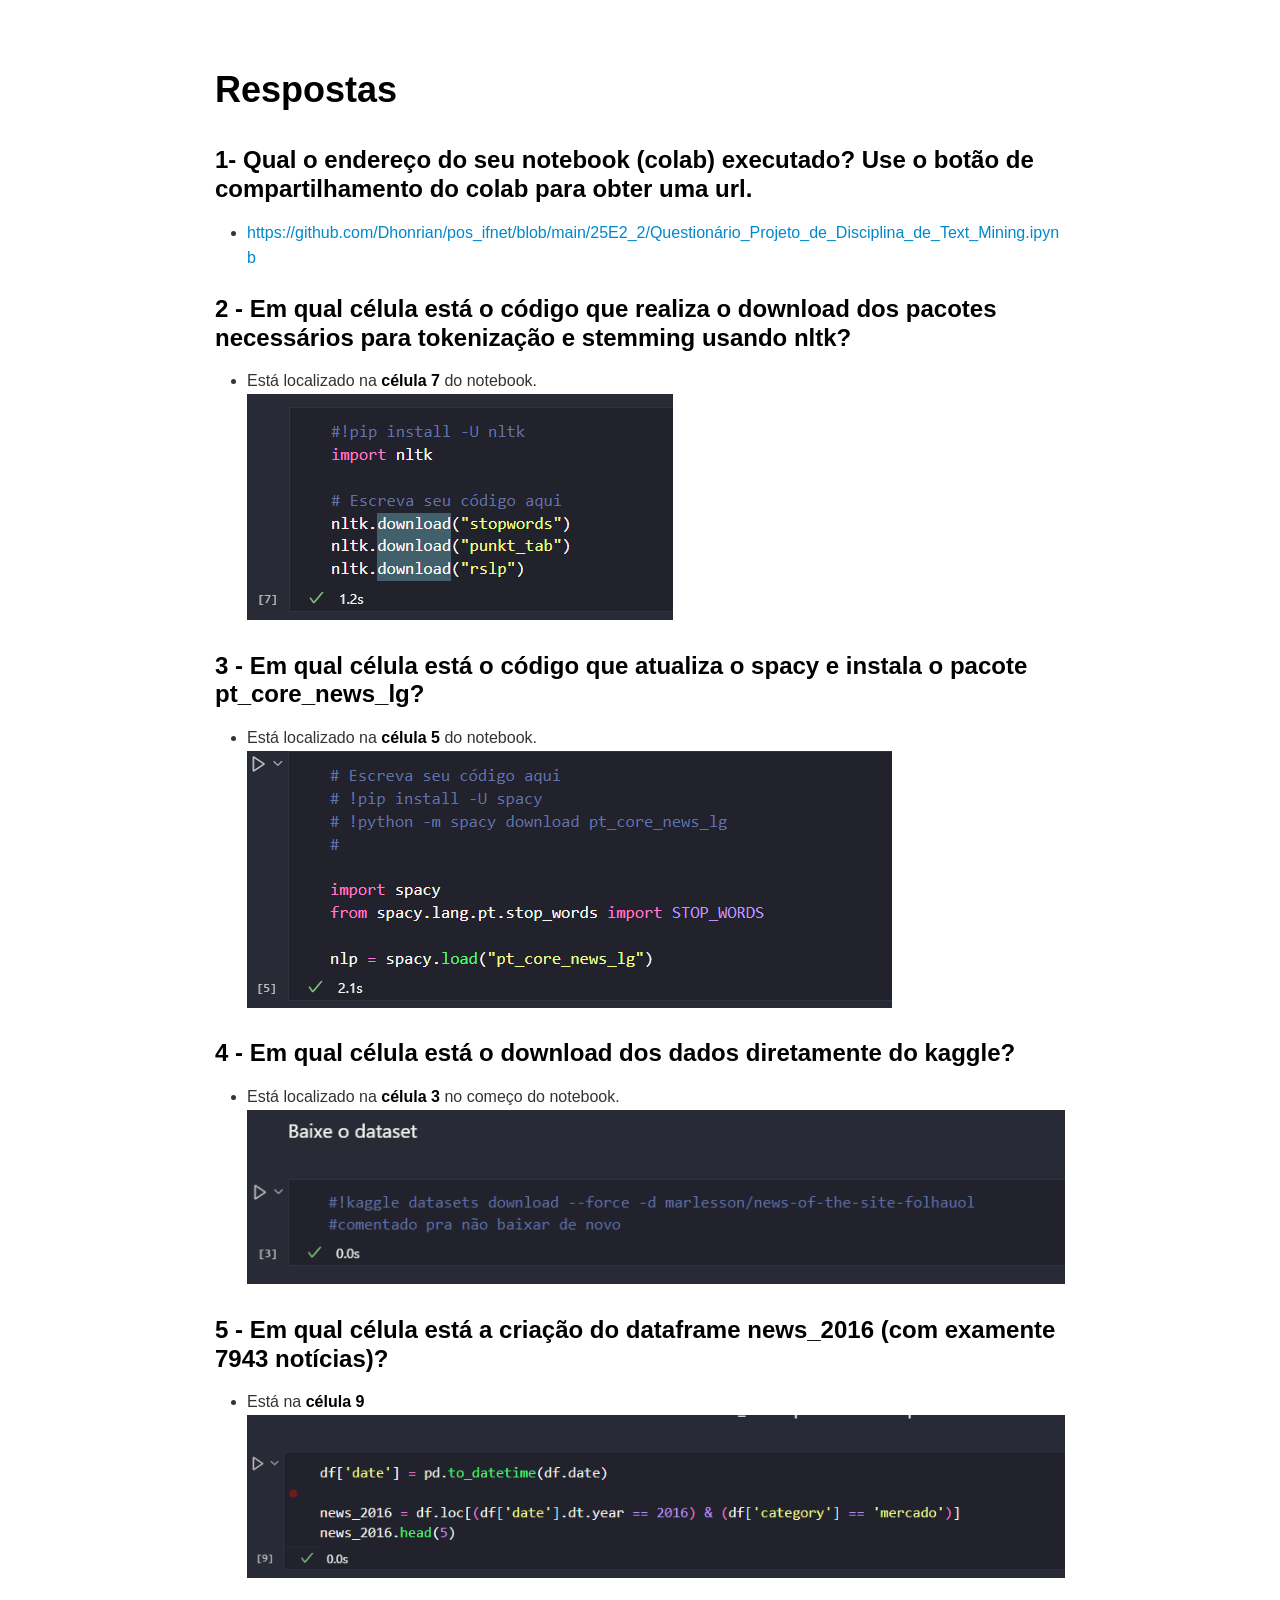
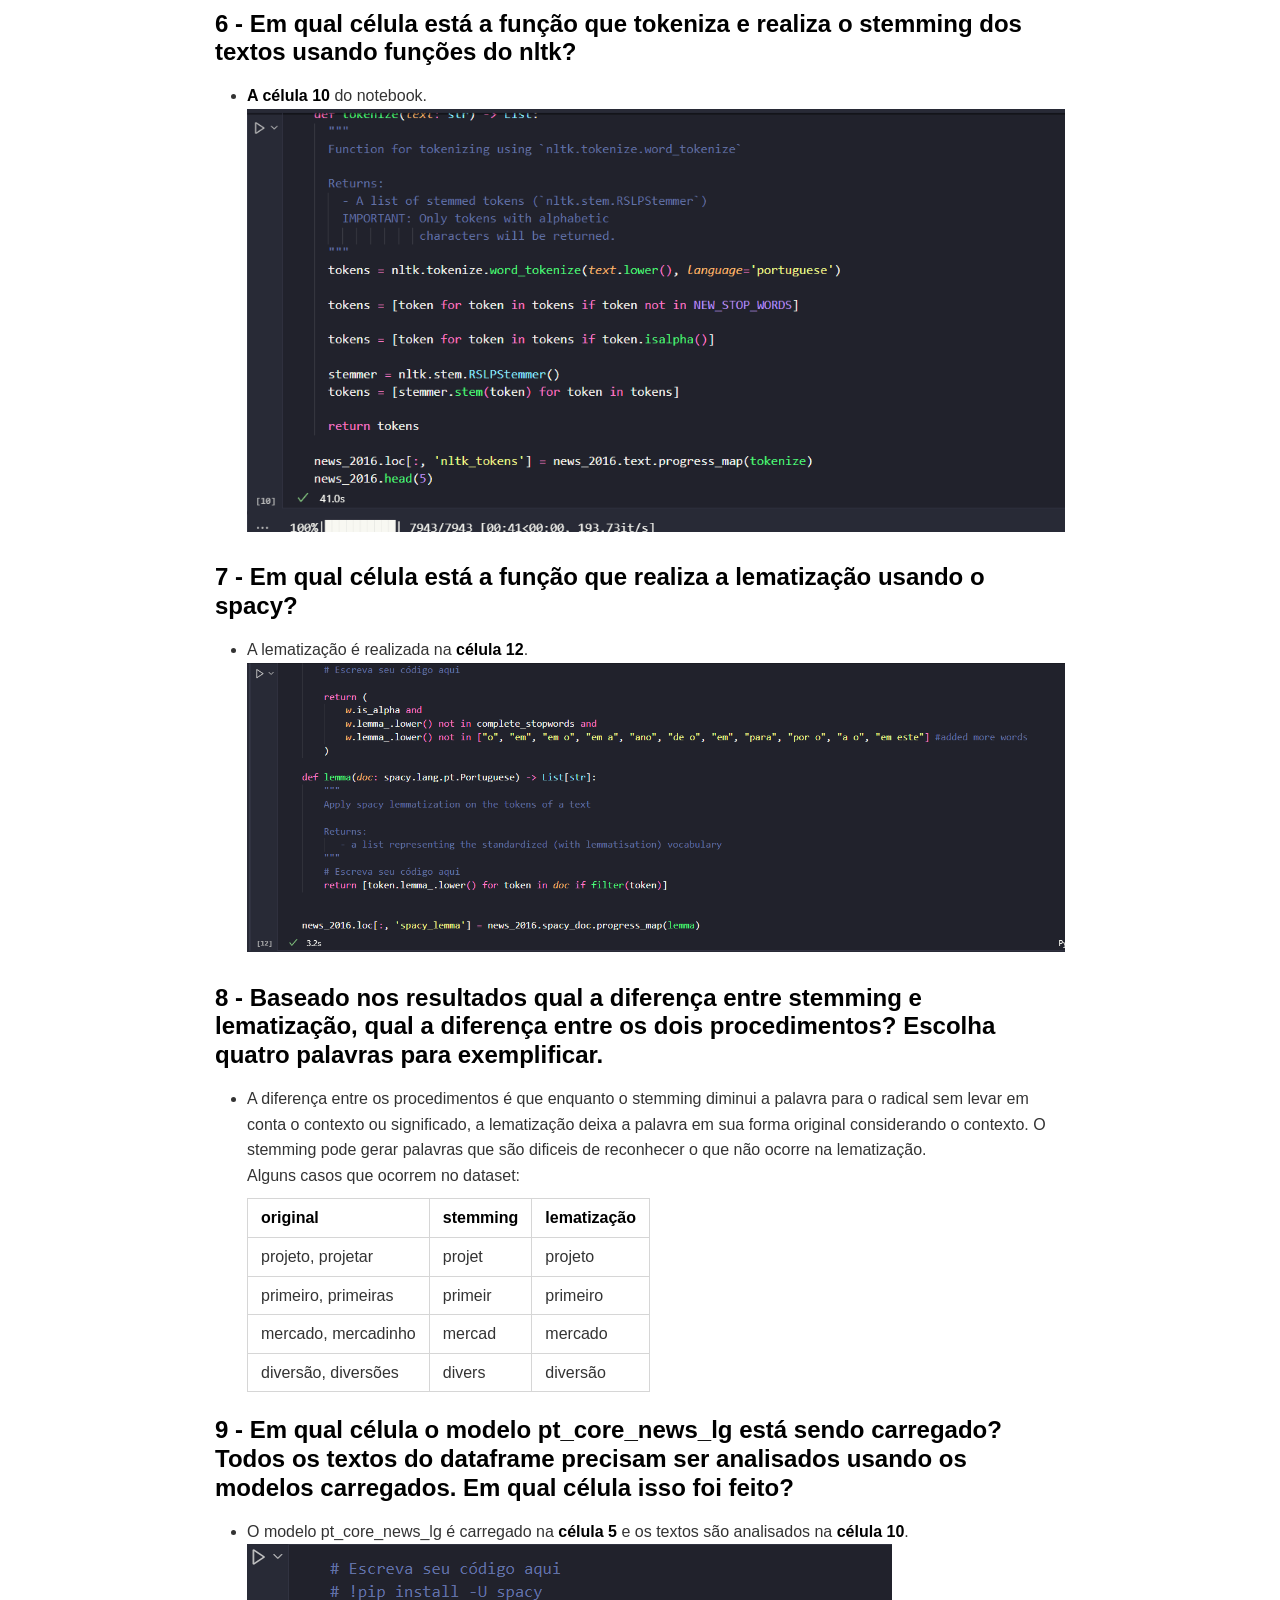
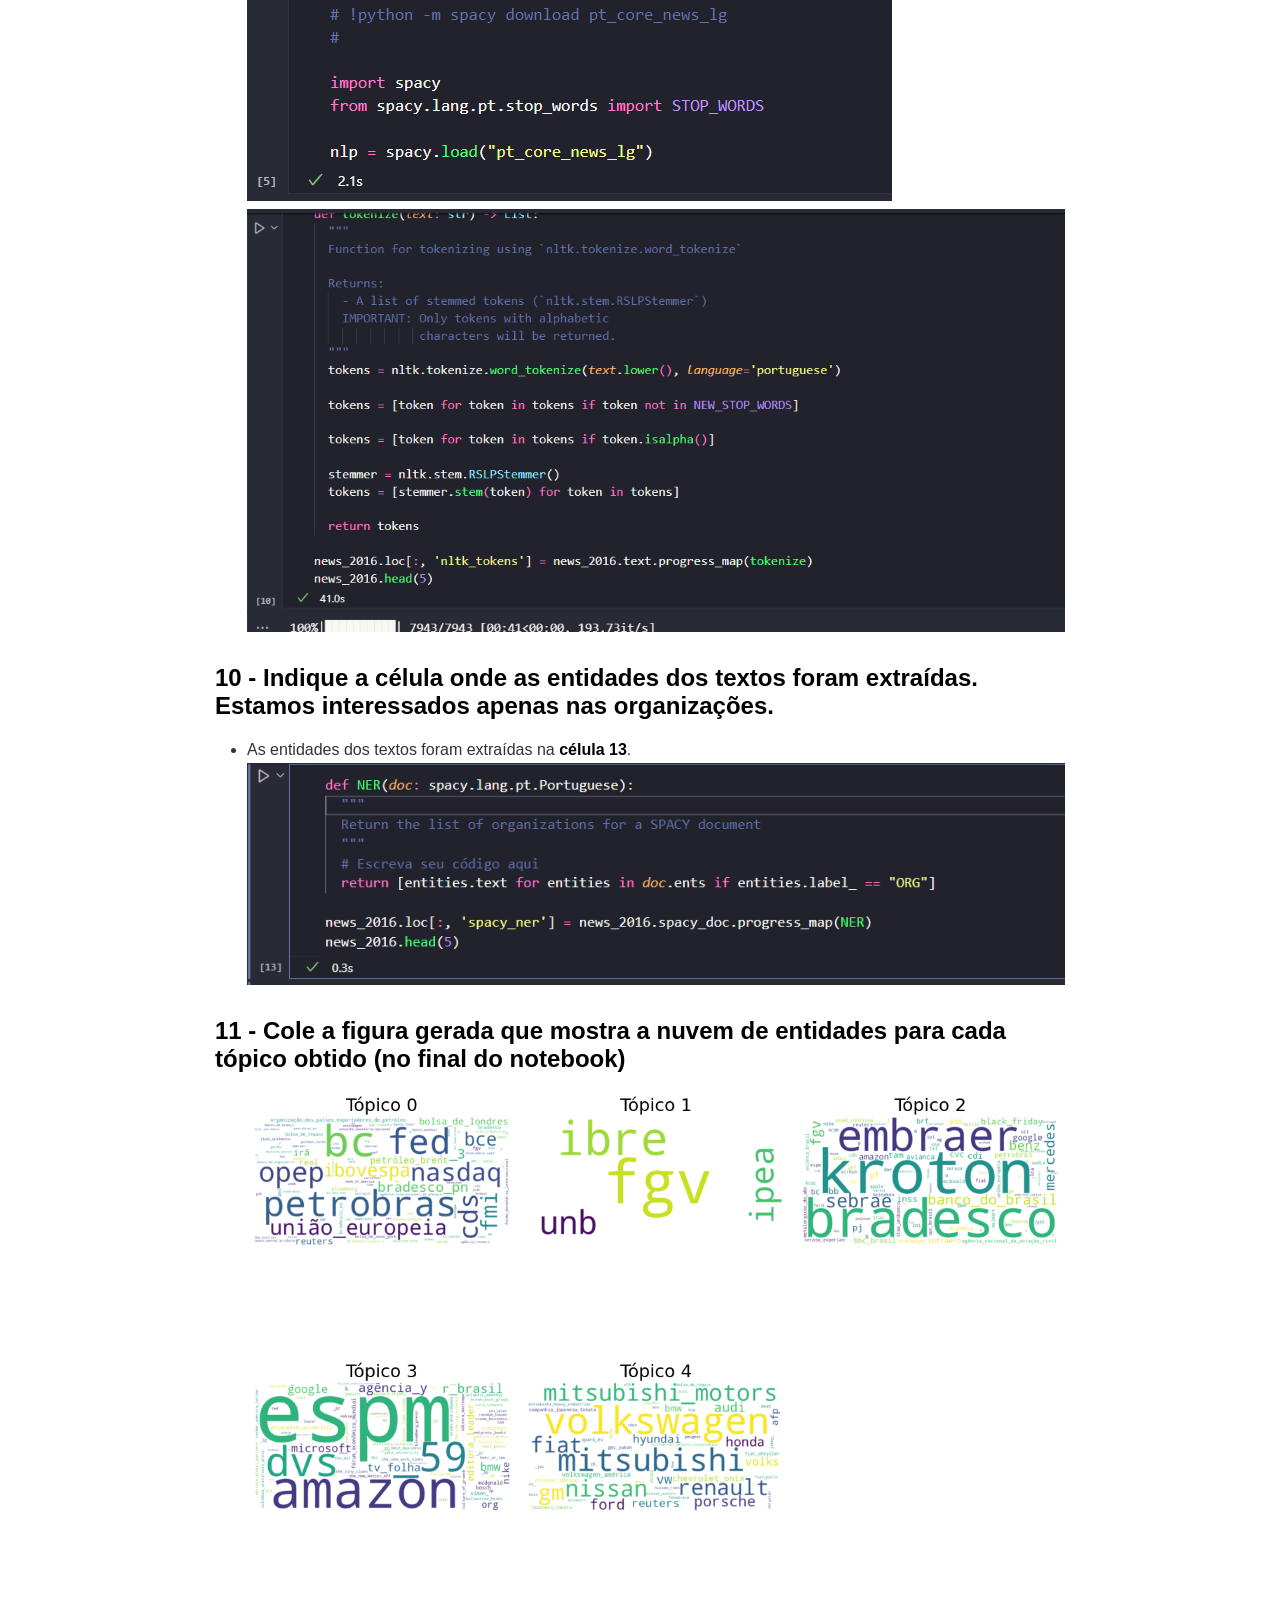
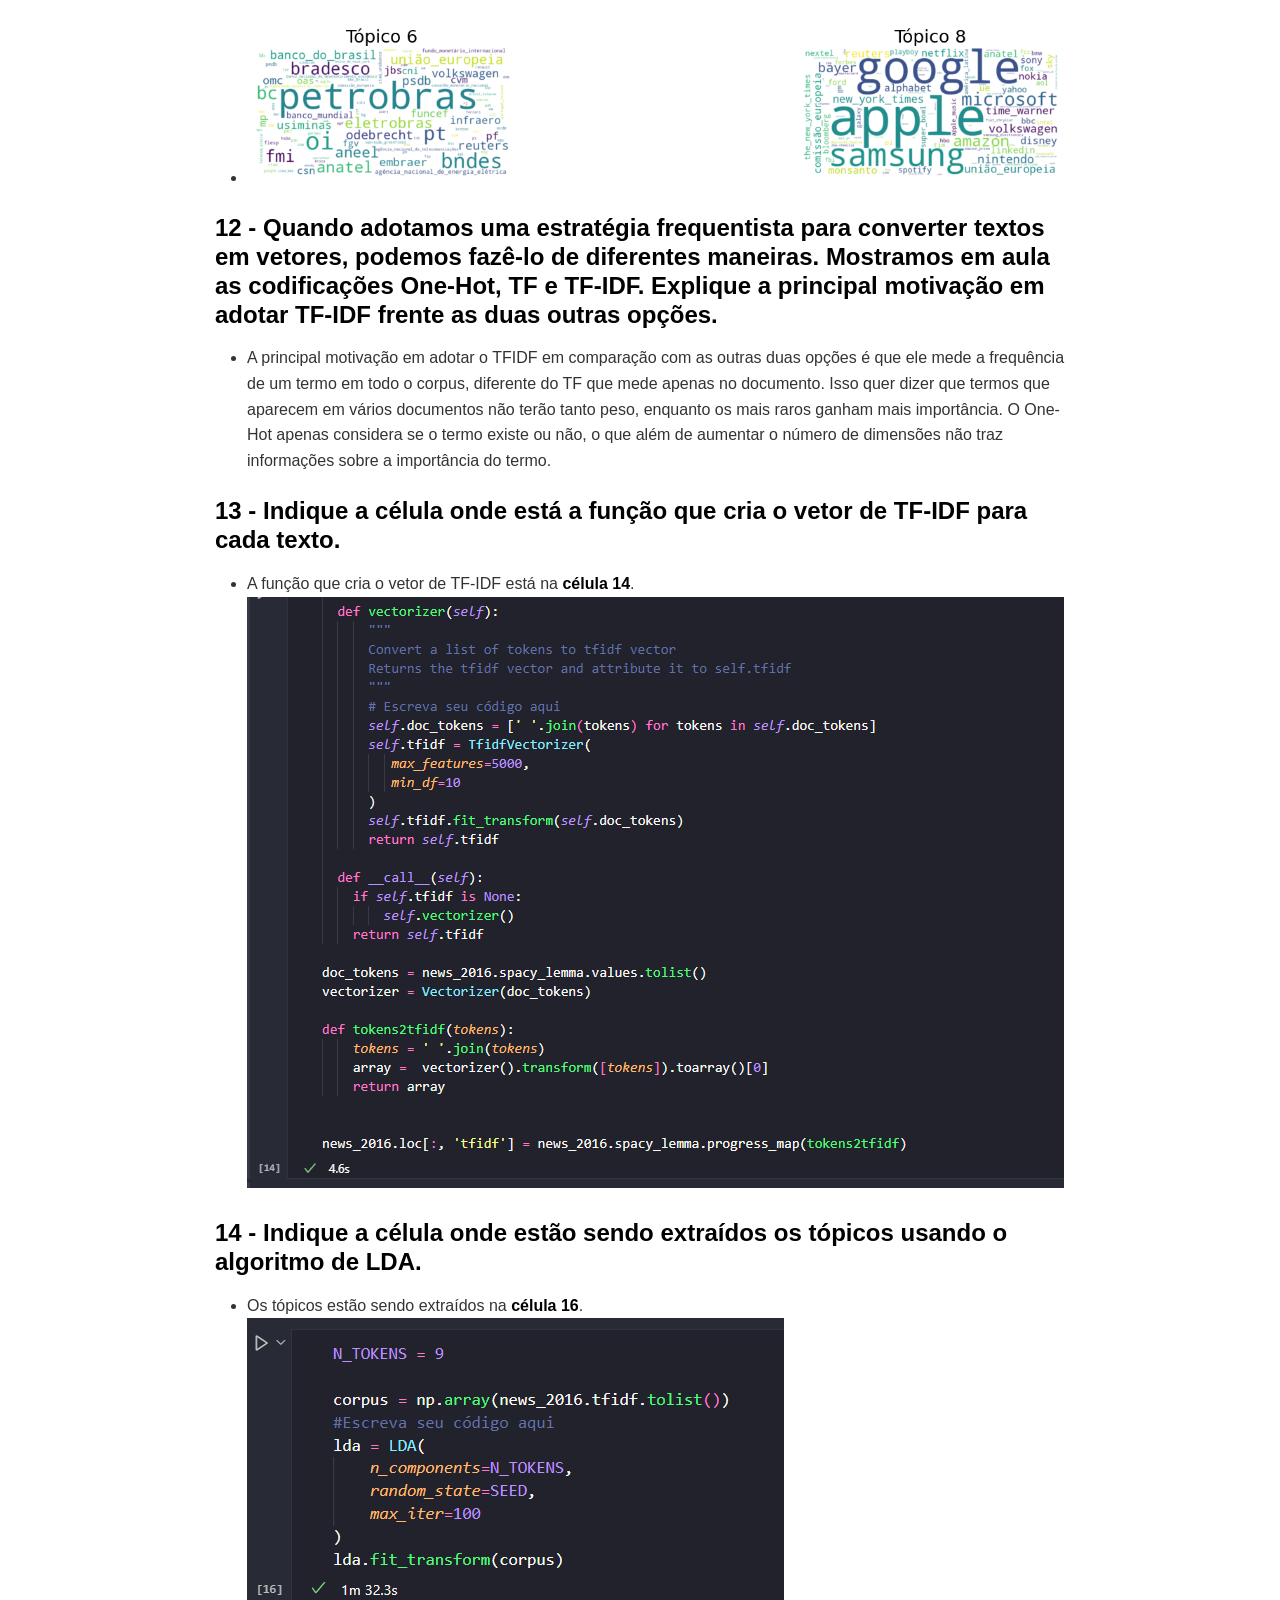
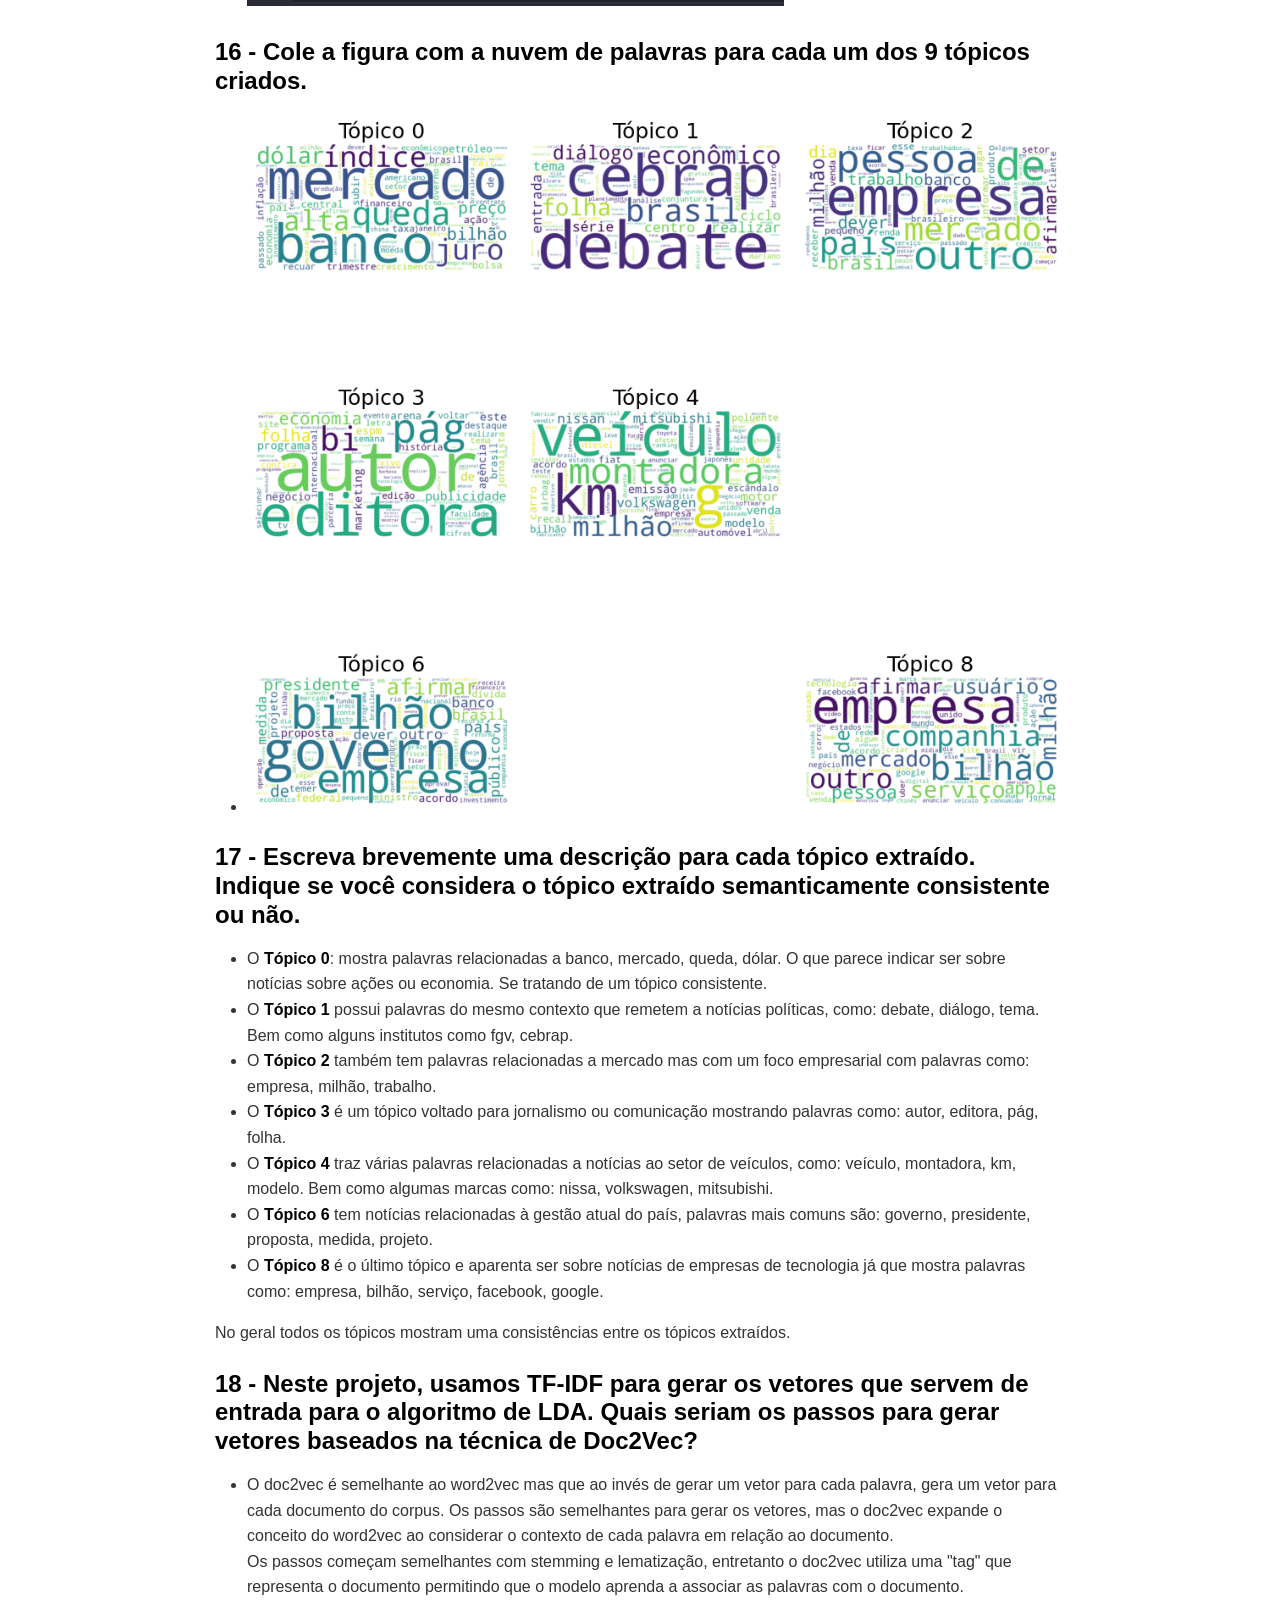
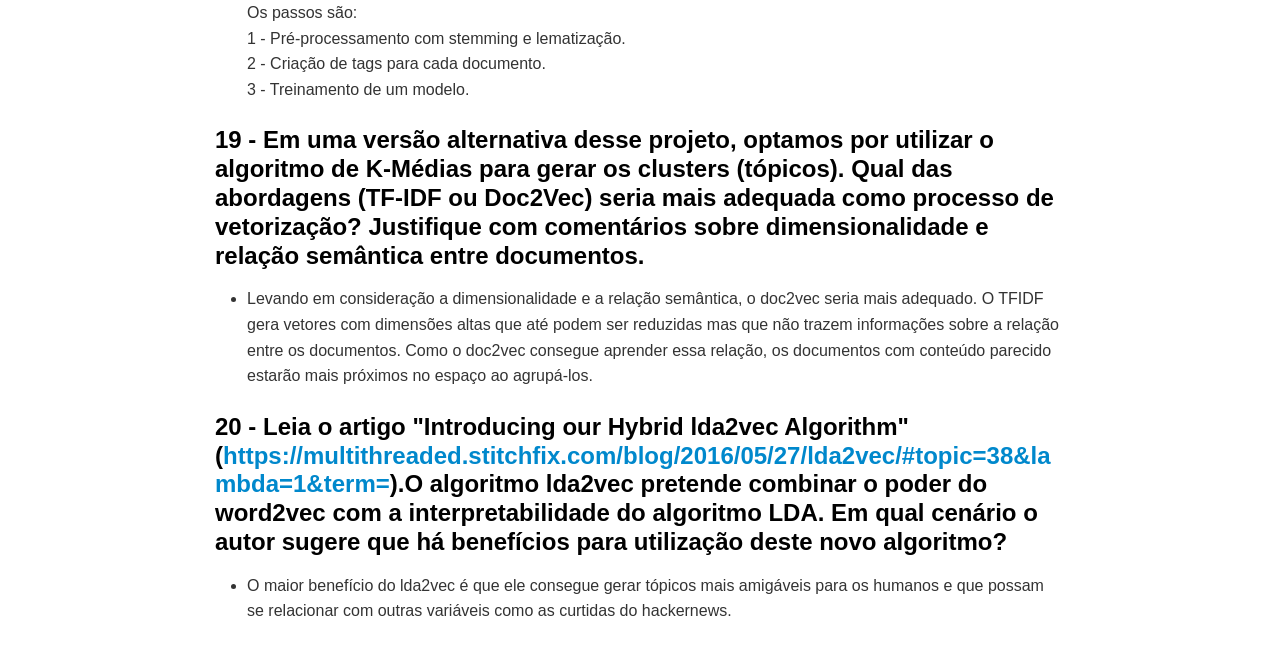
<file: 25E2_2/respostas.html>
<!DOCTYPE html><html><head>
      <title>respostas</title>
      <meta charset="utf-8">
      <meta name="viewport" content="width=device-width, initial-scale=1.0">
      
      <link rel="stylesheet" href="file:////home/leo/.vscode-server/extensions/shd101wyy.markdown-preview-enhanced-0.8.18/crossnote/dependencies/katex/katex.min.css">
      
      
      
      
      
      <style>
      code[class*=language-],pre[class*=language-]{color:#333;background:0 0;font-family:Consolas,"Liberation Mono",Menlo,Courier,monospace;text-align:left;white-space:pre;word-spacing:normal;word-break:normal;word-wrap:normal;line-height:1.4;-moz-tab-size:8;-o-tab-size:8;tab-size:8;-webkit-hyphens:none;-moz-hyphens:none;-ms-hyphens:none;hyphens:none}pre[class*=language-]{padding:.8em;overflow:auto;border-radius:3px;background:#f5f5f5}:not(pre)>code[class*=language-]{padding:.1em;border-radius:.3em;white-space:normal;background:#f5f5f5}.token.blockquote,.token.comment{color:#969896}.token.cdata{color:#183691}.token.doctype,.token.macro.property,.token.punctuation,.token.variable{color:#333}.token.builtin,.token.important,.token.keyword,.token.operator,.token.rule{color:#a71d5d}.token.attr-value,.token.regex,.token.string,.token.url{color:#183691}.token.atrule,.token.boolean,.token.code,.token.command,.token.constant,.token.entity,.token.number,.token.property,.token.symbol{color:#0086b3}.token.prolog,.token.selector,.token.tag{color:#63a35c}.token.attr-name,.token.class,.token.class-name,.token.function,.token.id,.token.namespace,.token.pseudo-class,.token.pseudo-element,.token.url-reference .token.variable{color:#795da3}.token.entity{cursor:help}.token.title,.token.title .token.punctuation{font-weight:700;color:#1d3e81}.token.list{color:#ed6a43}.token.inserted{background-color:#eaffea;color:#55a532}.token.deleted{background-color:#ffecec;color:#bd2c00}.token.bold{font-weight:700}.token.italic{font-style:italic}.language-json .token.property{color:#183691}.language-markup .token.tag .token.punctuation{color:#333}.language-css .token.function,code.language-css{color:#0086b3}.language-yaml .token.atrule{color:#63a35c}code.language-yaml{color:#183691}.language-ruby .token.function{color:#333}.language-markdown .token.url{color:#795da3}.language-makefile .token.symbol{color:#795da3}.language-makefile .token.variable{color:#183691}.language-makefile .token.builtin{color:#0086b3}.language-bash .token.keyword{color:#0086b3}pre[data-line]{position:relative;padding:1em 0 1em 3em}pre[data-line] .line-highlight-wrapper{position:absolute;top:0;left:0;background-color:transparent;display:block;width:100%}pre[data-line] .line-highlight{position:absolute;left:0;right:0;padding:inherit 0;margin-top:1em;background:hsla(24,20%,50%,.08);background:linear-gradient(to right,hsla(24,20%,50%,.1) 70%,hsla(24,20%,50%,0));pointer-events:none;line-height:inherit;white-space:pre}pre[data-line] .line-highlight:before,pre[data-line] .line-highlight[data-end]:after{content:attr(data-start);position:absolute;top:.4em;left:.6em;min-width:1em;padding:0 .5em;background-color:hsla(24,20%,50%,.4);color:#f4f1ef;font:bold 65%/1.5 sans-serif;text-align:center;vertical-align:.3em;border-radius:999px;text-shadow:none;box-shadow:0 1px #fff}pre[data-line] .line-highlight[data-end]:after{content:attr(data-end);top:auto;bottom:.4em}html body{font-family:'Helvetica Neue',Helvetica,'Segoe UI',Arial,freesans,sans-serif;font-size:16px;line-height:1.6;color:#333;background-color:#fff;overflow:initial;box-sizing:border-box;word-wrap:break-word}html body>:first-child{margin-top:0}html body h1,html body h2,html body h3,html body h4,html body h5,html body h6{line-height:1.2;margin-top:1em;margin-bottom:16px;color:#000}html body h1{font-size:2.25em;font-weight:300;padding-bottom:.3em}html body h2{font-size:1.75em;font-weight:400;padding-bottom:.3em}html body h3{font-size:1.5em;font-weight:500}html body h4{font-size:1.25em;font-weight:600}html body h5{font-size:1.1em;font-weight:600}html body h6{font-size:1em;font-weight:600}html body h1,html body h2,html body h3,html body h4,html body h5{font-weight:600}html body h5{font-size:1em}html body h6{color:#5c5c5c}html body strong{color:#000}html body del{color:#5c5c5c}html body a:not([href]){color:inherit;text-decoration:none}html body a{color:#08c;text-decoration:none}html body a:hover{color:#00a3f5;text-decoration:none}html body img{max-width:100%}html body>p{margin-top:0;margin-bottom:16px;word-wrap:break-word}html body>ol,html body>ul{margin-bottom:16px}html body ol,html body ul{padding-left:2em}html body ol.no-list,html body ul.no-list{padding:0;list-style-type:none}html body ol ol,html body ol ul,html body ul ol,html body ul ul{margin-top:0;margin-bottom:0}html body li{margin-bottom:0}html body li.task-list-item{list-style:none}html body li>p{margin-top:0;margin-bottom:0}html body .task-list-item-checkbox{margin:0 .2em .25em -1.8em;vertical-align:middle}html body .task-list-item-checkbox:hover{cursor:pointer}html body blockquote{margin:16px 0;font-size:inherit;padding:0 15px;color:#5c5c5c;background-color:#f0f0f0;border-left:4px solid #d6d6d6}html body blockquote>:first-child{margin-top:0}html body blockquote>:last-child{margin-bottom:0}html body hr{height:4px;margin:32px 0;background-color:#d6d6d6;border:0 none}html body table{margin:10px 0 15px 0;border-collapse:collapse;border-spacing:0;display:block;width:100%;overflow:auto;word-break:normal;word-break:keep-all}html body table th{font-weight:700;color:#000}html body table td,html body table th{border:1px solid #d6d6d6;padding:6px 13px}html body dl{padding:0}html body dl dt{padding:0;margin-top:16px;font-size:1em;font-style:italic;font-weight:700}html body dl dd{padding:0 16px;margin-bottom:16px}html body code{font-family:Menlo,Monaco,Consolas,'Courier New',monospace;font-size:.85em;color:#000;background-color:#f0f0f0;border-radius:3px;padding:.2em 0}html body code::after,html body code::before{letter-spacing:-.2em;content:'\00a0'}html body pre>code{padding:0;margin:0;word-break:normal;white-space:pre;background:0 0;border:0}html body .highlight{margin-bottom:16px}html body .highlight pre,html body pre{padding:1em;overflow:auto;line-height:1.45;border:#d6d6d6;border-radius:3px}html body .highlight pre{margin-bottom:0;word-break:normal}html body pre code,html body pre tt{display:inline;max-width:initial;padding:0;margin:0;overflow:initial;line-height:inherit;word-wrap:normal;background-color:transparent;border:0}html body pre code:after,html body pre code:before,html body pre tt:after,html body pre tt:before{content:normal}html body blockquote,html body dl,html body ol,html body p,html body pre,html body ul{margin-top:0;margin-bottom:16px}html body kbd{color:#000;border:1px solid #d6d6d6;border-bottom:2px solid #c7c7c7;padding:2px 4px;background-color:#f0f0f0;border-radius:3px}@media print{html body{background-color:#fff}html body h1,html body h2,html body h3,html body h4,html body h5,html body h6{color:#000;page-break-after:avoid}html body blockquote{color:#5c5c5c}html body pre{page-break-inside:avoid}html body table{display:table}html body img{display:block;max-width:100%;max-height:100%}html body code,html body pre{word-wrap:break-word;white-space:pre}}.markdown-preview{width:100%;height:100%;box-sizing:border-box}.markdown-preview ul{list-style:disc}.markdown-preview ul ul{list-style:circle}.markdown-preview ul ul ul{list-style:square}.markdown-preview ol{list-style:decimal}.markdown-preview ol ol,.markdown-preview ul ol{list-style-type:lower-roman}.markdown-preview ol ol ol,.markdown-preview ol ul ol,.markdown-preview ul ol ol,.markdown-preview ul ul ol{list-style-type:lower-alpha}.markdown-preview .newpage,.markdown-preview .pagebreak{page-break-before:always}.markdown-preview pre.line-numbers{position:relative;padding-left:3.8em;counter-reset:linenumber}.markdown-preview pre.line-numbers>code{position:relative}.markdown-preview pre.line-numbers .line-numbers-rows{position:absolute;pointer-events:none;top:1em;font-size:100%;left:0;width:3em;letter-spacing:-1px;border-right:1px solid #999;-webkit-user-select:none;-moz-user-select:none;-ms-user-select:none;user-select:none}.markdown-preview pre.line-numbers .line-numbers-rows>span{pointer-events:none;display:block;counter-increment:linenumber}.markdown-preview pre.line-numbers .line-numbers-rows>span:before{content:counter(linenumber);color:#999;display:block;padding-right:.8em;text-align:right}.markdown-preview .mathjax-exps .MathJax_Display{text-align:center!important}.markdown-preview:not([data-for=preview]) .code-chunk .code-chunk-btn-group{display:none}.markdown-preview:not([data-for=preview]) .code-chunk .status{display:none}.markdown-preview:not([data-for=preview]) .code-chunk .output-div{margin-bottom:16px}.markdown-preview .md-toc{padding:0}.markdown-preview .md-toc .md-toc-link-wrapper .md-toc-link{display:inline;padding:.25rem 0}.markdown-preview .md-toc .md-toc-link-wrapper .md-toc-link div,.markdown-preview .md-toc .md-toc-link-wrapper .md-toc-link p{display:inline}.markdown-preview .md-toc .md-toc-link-wrapper.highlighted .md-toc-link{font-weight:800}.scrollbar-style::-webkit-scrollbar{width:8px}.scrollbar-style::-webkit-scrollbar-track{border-radius:10px;background-color:transparent}.scrollbar-style::-webkit-scrollbar-thumb{border-radius:5px;background-color:rgba(150,150,150,.66);border:4px solid rgba(150,150,150,.66);background-clip:content-box}html body[for=html-export]:not([data-presentation-mode]){position:relative;width:100%;height:100%;top:0;left:0;margin:0;padding:0;overflow:auto}html body[for=html-export]:not([data-presentation-mode]) .markdown-preview{position:relative;top:0;min-height:100vh}@media screen and (min-width:914px){html body[for=html-export]:not([data-presentation-mode]) .markdown-preview{padding:2em calc(50% - 457px + 2em)}}@media screen and (max-width:914px){html body[for=html-export]:not([data-presentation-mode]) .markdown-preview{padding:2em}}@media screen and (max-width:450px){html body[for=html-export]:not([data-presentation-mode]) .markdown-preview{font-size:14px!important;padding:1em}}@media print{html body[for=html-export]:not([data-presentation-mode]) #sidebar-toc-btn{display:none}}html body[for=html-export]:not([data-presentation-mode]) #sidebar-toc-btn{position:fixed;bottom:8px;left:8px;font-size:28px;cursor:pointer;color:inherit;z-index:99;width:32px;text-align:center;opacity:.4}html body[for=html-export]:not([data-presentation-mode])[html-show-sidebar-toc] #sidebar-toc-btn{opacity:1}html body[for=html-export]:not([data-presentation-mode])[html-show-sidebar-toc] .md-sidebar-toc{position:fixed;top:0;left:0;width:300px;height:100%;padding:32px 0 48px 0;font-size:14px;box-shadow:0 0 4px rgba(150,150,150,.33);box-sizing:border-box;overflow:auto;background-color:inherit}html body[for=html-export]:not([data-presentation-mode])[html-show-sidebar-toc] .md-sidebar-toc::-webkit-scrollbar{width:8px}html body[for=html-export]:not([data-presentation-mode])[html-show-sidebar-toc] .md-sidebar-toc::-webkit-scrollbar-track{border-radius:10px;background-color:transparent}html body[for=html-export]:not([data-presentation-mode])[html-show-sidebar-toc] .md-sidebar-toc::-webkit-scrollbar-thumb{border-radius:5px;background-color:rgba(150,150,150,.66);border:4px solid rgba(150,150,150,.66);background-clip:content-box}html body[for=html-export]:not([data-presentation-mode])[html-show-sidebar-toc] .md-sidebar-toc a{text-decoration:none}html body[for=html-export]:not([data-presentation-mode])[html-show-sidebar-toc] .md-sidebar-toc .md-toc{padding:0 16px}html body[for=html-export]:not([data-presentation-mode])[html-show-sidebar-toc] .md-sidebar-toc .md-toc .md-toc-link-wrapper .md-toc-link{display:inline;padding:.25rem 0}html body[for=html-export]:not([data-presentation-mode])[html-show-sidebar-toc] .md-sidebar-toc .md-toc .md-toc-link-wrapper .md-toc-link div,html body[for=html-export]:not([data-presentation-mode])[html-show-sidebar-toc] .md-sidebar-toc .md-toc .md-toc-link-wrapper .md-toc-link p{display:inline}html body[for=html-export]:not([data-presentation-mode])[html-show-sidebar-toc] .md-sidebar-toc .md-toc .md-toc-link-wrapper.highlighted .md-toc-link{font-weight:800}html body[for=html-export]:not([data-presentation-mode])[html-show-sidebar-toc] .markdown-preview{left:300px;width:calc(100% - 300px);padding:2em calc(50% - 457px - 300px / 2);margin:0;box-sizing:border-box}@media screen and (max-width:1274px){html body[for=html-export]:not([data-presentation-mode])[html-show-sidebar-toc] .markdown-preview{padding:2em}}@media screen and (max-width:450px){html body[for=html-export]:not([data-presentation-mode])[html-show-sidebar-toc] .markdown-preview{width:100%}}html body[for=html-export]:not([data-presentation-mode]):not([html-show-sidebar-toc]) .markdown-preview{left:50%;transform:translateX(-50%)}html body[for=html-export]:not([data-presentation-mode]):not([html-show-sidebar-toc]) .md-sidebar-toc{display:none}
/* Please visit the URL below for more information: */
/*   https://shd101wyy.github.io/markdown-preview-enhanced/#/customize-css */

      </style>
      <!-- The content below will be included at the end of the <head> element. --><script type="text/javascript">
  document.addEventListener("DOMContentLoaded", function () {
    // your code here
  });
</script></head><body for="html-export">
    
    
      <div class="crossnote markdown-preview  ">
      
<h1 id="respostas">Respostas </h1>
<h3 id="1--qual-o-endereço-do-seu-notebook-colab-executado-use-o-botão-de-compartilhamento-do-colab-para-obter-uma-url">1- Qual o endereço do seu notebook (colab) executado? Use o botão de compartilhamento do colab para obter uma url. </h3>
<ul>
<li><a href="https://github.com/Dhonrian/pos_ifnet/blob/main/25E2_2/Question%C3%A1rio_Projeto_de_Disciplina_de_Text_Mining.ipynb">https://github.com/Dhonrian/pos_ifnet/blob/main/25E2_2/Questionário_Projeto_de_Disciplina_de_Text_Mining.ipynb</a></li>
</ul>
<h3 id="2---em-qual-célula-está-o-código-que-realiza-o-download-dos-pacotes-necessários-para-tokenização-e-stemming-usando-nltk">2 - Em qual célula está o código que realiza o download dos pacotes necessários para tokenização e stemming usando nltk? </h3>
<ul>
<li>Está localizado na <strong>célula 7</strong> do notebook.<br>
<img src="./assets/cell7.png" alt="célula 7"></li>
</ul>
<h3 id="3---em-qual-célula-está-o-código-que-atualiza-o-spacy-e-instala-o-pacote-pt_core_news_lg">3 - Em qual célula está o código que atualiza o spacy e instala o pacote pt_core_news_lg? </h3>
<ul>
<li>Está localizado na <strong>célula 5</strong> do notebook.<br>
<img src="./assets/cell5.png" alt="célula 5"></li>
</ul>
<h3 id="4---em-qual-célula-está-o-download-dos-dados-diretamente-do-kaggle">4 - Em qual célula está o download dos dados diretamente do kaggle? </h3>
<ul>
<li>Está localizado na <strong>célula 3</strong> no começo do notebook.<br>
<img src="./assets/cell3.png" alt="célula 3"></li>
</ul>
<h3 id="5---em-qual-célula-está-a-criação-do-dataframe-news_2016-com-examente-7943-notícias">5 - Em qual célula está a criação do dataframe news_2016 (com examente 7943 notícias)? </h3>
<ul>
<li>Está na <strong>célula 9</strong><br>
<img src="./assets/cell9.png" alt="célula 9"></li>
</ul>
<h3 id="6---em-qual-célula-está-a-função-que-tokeniza-e-realiza-o-stemming-dos-textos-usando-funções-do-nltk">6 - Em qual célula está a função que tokeniza e realiza o stemming dos textos usando funções do nltk? </h3>
<ul>
<li><strong>A célula 10</strong> do notebook.<br>
<img src="./assets/cell10.png" alt="célula 10"></li>
</ul>
<h3 id="7---em-qual-célula-está-a-função-que-realiza-a-lematização-usando-o-spacy">7 - Em qual célula está a função que realiza a lematização usando o spacy? </h3>
<ul>
<li>A lematização é realizada na <strong>célula 12</strong>.<br>
<img src="./assets/cell12.png" alt="célula 12"></li>
</ul>
<h3 id="8---baseado-nos-resultados-qual-a-diferença-entre-stemming-e-lematização-qual-a-diferença-entre-os-dois-procedimentos-escolha-quatro-palavras-para-exemplificar">8 - Baseado nos resultados qual a diferença entre stemming e lematização, qual a diferença entre os dois procedimentos? Escolha quatro palavras para exemplificar. </h3>
<ul>
<li>
<p>A diferença entre os procedimentos é que enquanto o stemming diminui a palavra para o radical sem levar em conta o contexto ou significado, a lematização deixa a palavra em sua forma original considerando o contexto. O stemming pode gerar palavras que são dificeis de reconhecer o que não ocorre na lematização.</p>
<p>Alguns casos que ocorrem no dataset:</p>
<table>
<thead>
<tr>
<th>original</th>
<th>stemming</th>
<th>lematização</th>
</tr>
</thead>
<tbody>
<tr>
<td>projeto, projetar</td>
<td>projet</td>
<td>projeto</td>
</tr>
<tr>
<td>primeiro, primeiras</td>
<td>primeir</td>
<td>primeiro</td>
</tr>
<tr>
<td>mercado, mercadinho</td>
<td>mercad</td>
<td>mercado</td>
</tr>
<tr>
<td>diversão, diversões</td>
<td>divers</td>
<td>diversão</td>
</tr>
</tbody>
</table>
</li>
</ul>
<h3 id="9---em-qual-célula-o-modelo-pt_core_news_lg-está-sendo-carregado-todos-os-textos-do-dataframe-precisam-ser-analisados-usando-os-modelos-carregados-em-qual-célula-isso-foi-feito">9 - Em qual célula o modelo pt_core_news_lg está sendo carregado? Todos os textos do dataframe precisam ser analisados usando os modelos carregados. Em qual célula isso foi feito? </h3>
<ul>
<li>O modelo pt_core_news_lg é carregado na <strong>célula 5</strong> e os textos são analisados na <strong>célula 10</strong>.<br>
<img src="./assets/cell5.png" alt="célula 5"><br>
<img src="./assets/cell10.png" alt="célula 10"></li>
</ul>
<h3 id="10---indique-a-célula-onde-as-entidades-dos-textos-foram-extraídas-estamos-interessados-apenas-nas-organizações">10 - Indique a célula onde as entidades dos textos foram extraídas. Estamos interessados apenas nas organizações. </h3>
<ul>
<li>As entidades dos textos foram extraídas na <strong>célula 13</strong>.<br>
<img src="./assets/cell13.png" alt="célula 13"></li>
</ul>
<h3 id="11---cole-a-figura-gerada-que-mostra-a-nuvem-de-entidades-para-cada-tópico-obtido-no-final-do-notebook">11 - Cole a figura gerada que mostra a nuvem de entidades para cada tópico obtido (no final do notebook) </h3>
<ul>
<li><img src="./assets/org_wordcloud.png" alt="nuvem de entidades"></li>
</ul>
<h3 id="12---quando-adotamos-uma-estratégia-frequentista-para-converter-textos-em-vetores-podemos-fazê-lo-de-diferentes-maneiras-mostramos-em-aula-as-codificações-one-hot-tf-e-tf-idf-explique-a-principal-motivação-em-adotar-tf-idf-frente-as-duas-outras-opções">12 - Quando adotamos uma estratégia frequentista para converter textos em vetores, podemos fazê-lo de diferentes maneiras. Mostramos em aula as codificações One-Hot, TF e TF-IDF. Explique a principal motivação em adotar TF-IDF frente as duas outras opções. </h3>
<ul>
<li>A principal motivação em adotar o TFIDF em comparação com as outras duas opções é que ele mede a frequência de um termo em todo o corpus, diferente do TF que mede apenas no documento. Isso quer dizer que termos que aparecem em vários documentos não terão tanto peso, enquanto os mais raros ganham mais importância. O One-Hot apenas considera se o termo existe ou não, o que além de aumentar o número de dimensões não traz informações sobre a importância do termo.</li>
</ul>
<h3 id="13---indique-a-célula-onde-está-a-função-que-cria-o-vetor-de-tf-idf-para-cada-texto">13 - Indique a célula onde está a função que cria o vetor de TF-IDF para cada texto. </h3>
<ul>
<li>A função que cria o vetor de TF-IDF está na <strong>célula 14</strong>.<br>
<img src="./assets/cell14.png" alt="célula 14"></li>
</ul>
<h3 id="14---indique-a-célula-onde-estão-sendo-extraídos-os-tópicos-usando-o-algoritmo-de-lda">14 - Indique a célula onde estão sendo extraídos os tópicos usando o algoritmo de LDA. </h3>
<ul>
<li>Os tópicos estão sendo extraídos na <strong>célula 16</strong>.<br>
<img src="./assets/cell16.png" alt="célula 16"></li>
</ul>
<h3 id="16---cole-a-figura-com-a-nuvem-de-palavras-para-cada-um-dos-9-tópicos-criados">16 - Cole a figura com a nuvem de palavras para cada um dos 9 tópicos criados. </h3>
<ul>
<li><img src="./assets/wordcloud.png" alt="nuvem de palavras"></li>
</ul>
<h3 id="17---escreva-brevemente-uma-descrição-para-cada-tópico-extraído-indique-se-você-considera-o-tópico-extraído-semanticamente-consistente-ou-não">17 - Escreva brevemente uma descrição para cada tópico extraído. Indique se você considera o tópico extraído semanticamente consistente ou não. </h3>
<ul>
<li>O <strong>Tópico 0</strong>: mostra palavras relacionadas a banco, mercado, queda, dólar. O que parece indicar ser sobre  notícias sobre ações ou economia. Se tratando de um tópico consistente.</li>
<li>O <strong>Tópico 1</strong> possui palavras do mesmo contexto que remetem a notícias políticas, como: debate, diálogo, tema. Bem como alguns institutos como fgv, cebrap.</li>
<li>O <strong>Tópico 2</strong> também tem palavras relacionadas a mercado mas com um foco empresarial com palavras como: empresa, milhão, trabalho.</li>
<li>O <strong>Tópico 3</strong> é um tópico voltado para jornalismo ou comunicação mostrando palavras como: autor, editora, pág, folha.</li>
<li>O <strong>Tópico 4</strong> traz várias palavras relacionadas a notícias ao setor de veículos, como: veículo, montadora, km, modelo. Bem como algumas marcas como: nissa, volkswagen, mitsubishi.</li>
<li>O <strong>Tópico 6</strong> tem notícias relacionadas à gestão atual do país, palavras mais comuns são: governo, presidente, proposta, medida, projeto.</li>
<li>O <strong>Tópico 8</strong> é o último tópico e aparenta ser sobre notícias de empresas de tecnologia já que mostra palavras como: empresa, bilhão, serviço, facebook, google.</li>
</ul>
<p>No geral todos os tópicos mostram uma consistências entre os tópicos extraídos.</p>
<h3 id="18---neste-projeto-usamos-tf-idf-para-gerar-os-vetores-que-servem-de-entrada-para-o-algoritmo-de-lda-quais-seriam-os-passos-para-gerar-vetores-baseados-na-técnica-de-doc2vec">18 - Neste projeto, usamos TF-IDF para gerar os vetores que servem de entrada para o algoritmo de LDA. Quais seriam os passos para gerar vetores baseados na técnica de Doc2Vec? </h3>
<ul>
<li>O doc2vec é semelhante ao word2vec mas que ao invés de gerar um vetor para cada palavra, gera um vetor para cada documento do corpus. Os passos são semelhantes para gerar os vetores, mas o doc2vec expande o conceito do word2vec ao considerar o contexto de cada palavra em relação ao documento.<br>
Os passos começam semelhantes com stemming e lematização, entretanto o doc2vec utiliza uma "tag" que representa o documento permitindo que o modelo aprenda a associar as palavras com o documento.<br>
Os passos são:<br>
1 - Pré-processamento com stemming e lematização.<br>
2 - Criação de tags para cada documento.<br>
3 - Treinamento de um modelo.</li>
</ul>
<h3 id="19---em-uma-versão-alternativa-desse-projeto-optamos-por-utilizar-o-algoritmo-de-k-médias-para-gerar-os-clusters-tópicos-qual-das-abordagens-tf-idf-ou-doc2vec-seria-mais-adequada-como-processo-de-vetorização-justifique-com-comentários-sobre-dimensionalidade-e-relação-semântica-entre-documentos">19 - Em uma versão alternativa desse projeto, optamos por utilizar o algoritmo de K-Médias para gerar os clusters (tópicos). Qual das abordagens (TF-IDF ou Doc2Vec) seria mais adequada como processo de vetorização? Justifique com comentários sobre dimensionalidade e relação semântica entre documentos. </h3>
<ul>
<li>Levando em consideração a dimensionalidade e a relação semântica, o doc2vec seria mais adequado. O TFIDF gera vetores com dimensões altas que até podem ser reduzidas mas que não trazem informações sobre a relação entre os documentos. Como o doc2vec consegue aprender essa relação, os documentos com conteúdo parecido estarão mais próximos no espaço ao agrupá-los.</li>
</ul>
<h3 id="[base64]ário-o-autor-sugere-que-há-benefícios-para-utilização-deste-novo-algoritmo">20 - Leia o artigo "Introducing our Hybrid lda2vec Algorithm" (<a href="https://multithreaded.stitchfix.com/blog/2016/05/27/lda2vec/#topic=38&amp;lambda=1&amp;term=">https://multithreaded.stitchfix.com/blog/2016/05/27/lda2vec/#topic=38&amp;lambda=1&amp;term=</a>).O algoritmo lda2vec pretende combinar o poder do word2vec com a interpretabilidade do algoritmo LDA. Em qual cenário o autor sugere que há benefícios para utilização deste novo algoritmo? </h3>
<ul>
<li>O maior benefício do lda2vec é que ele consegue gerar tópicos mais amigáveis para os humanos e que possam se relacionar com outras variáveis como as curtidas do hackernews.</li>
</ul>

      </div>
      
      
    
    
    
    
    
    
  
    </body></html>
</file>
